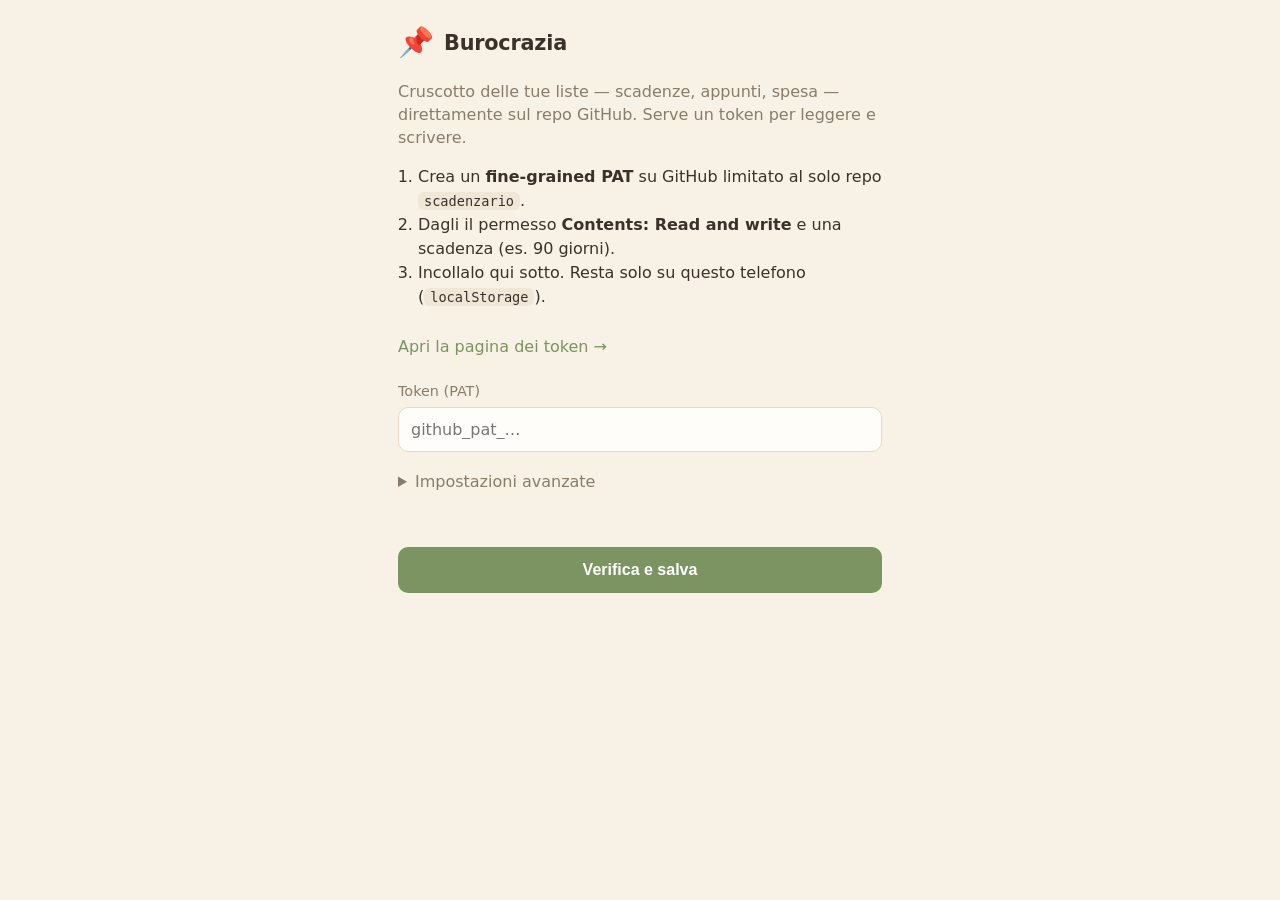
<file: index.html>
<!DOCTYPE html>
<html lang="it">
<head>
  <meta charset="utf-8">
  <meta name="viewport" content="width=device-width, initial-scale=1, viewport-fit=cover">
  <title>Burocrazia</title>

  <!-- PWA -->
  <!-- Manifest per profilo: l'app di Valentina si installa come "Calendario".
       Il profilo arriva dal link (?profilo=valentina) e resta nel telefono. -->
  <script>
    (function () {
      var p = null;
      try {
        var q = new URLSearchParams(location.search).get("profilo");
        if (q === "valentina" || q === "nicolo") localStorage.setItem("buro.profilo", q);
        p = localStorage.getItem("buro.profilo");
      } catch (e) { /* storage bloccato: profilo di default */ }
      var vale = p === "valentina";
      document.write('<link rel="manifest" href="' + (vale ? "manifest-vale.webmanifest" : "manifest.webmanifest") + '">');
      if (vale) document.title = "Calendario";
    })();
  </script>
  <link rel="icon" href="icons/icon.svg" type="image/svg+xml">
  <link rel="apple-touch-icon" href="icons/icon.svg">
  <meta name="apple-mobile-web-app-capable" content="yes">
  <meta name="apple-mobile-web-app-status-bar-style" content="black-translucent">
  <meta name="apple-mobile-web-app-title" content="Burocrazia">
  <meta name="mobile-web-app-capable" content="yes">
  <!-- theme-color per i due temi (lo decide prefers-color-scheme) -->
  <meta name="theme-color" content="#7C9461" media="(prefers-color-scheme: light)">
  <meta name="theme-color" content="#2B2420" media="(prefers-color-scheme: dark)">

  <link rel="stylesheet" href="css/styles.css">
</head>
<body>

  <!-- ================= ONBOARDING (primo avvio / nessun token) ================= -->
  <section id="onboarding" class="screen" hidden>
    <div class="onboarding-inner">
      <div class="brand"><span class="brand-glyph">📌</span><h1>Burocrazia</h1></div>
      <p class="muted">Cruscotto delle tue liste — scadenze, appunti, spesa — direttamente sul repo GitHub. Serve un token per leggere e scrivere.</p>

      <ol class="steps">
        <li>Crea un <b>fine-grained PAT</b> su GitHub limitato al solo repo <code id="onb-repo-label">scadenzario</code>.</li>
        <li>Dagli il permesso <b>Contents: Read and write</b> e una scadenza (es. 90 giorni).</li>
        <li>Incollalo qui sotto. Resta solo su questo telefono (<code>localStorage</code>).</li>
      </ol>
      <a id="onb-pat-link" class="btn-link" target="_blank" rel="noopener"
         href="https://github.com/settings/tokens?type=beta">Apri la pagina dei token →</a>

      <form id="onboarding-form" autocomplete="off">
        <label>Token (PAT)
          <input id="onb-token" type="password" inputmode="text" placeholder="github_pat_…" required>
        </label>
        <details class="advanced">
          <summary>Impostazioni avanzate</summary>
          <label>Owner
            <input id="onb-owner" type="text" placeholder="Trava91">
          </label>
          <label>Repo
            <input id="onb-repo" type="text" placeholder="scadenzario">
          </label>
          <label>Bot Telegram (username, senza @)
            <input id="onb-bot" type="text" placeholder="es. burocrazia_nico_bot">
          </label>
        </details>
        <div id="onb-feedback" class="feedback" role="status"></div>
        <button type="submit" id="onb-submit" class="btn-primary">Verifica e salva</button>
      </form>
    </div>
  </section>

  <!-- ================= APP ================= -->
  <main id="app" class="screen" hidden>
    <header class="app-header">
      <h1 id="header-title">Burocrazia</h1>
      <div class="header-right">
        <span id="sync-status" class="sync muted" aria-live="polite"></span>
        <button id="btn-settings" class="icon-btn" aria-label="Impostazioni">⚙️</button>
      </div>
    </header>

    <!-- Pannello Calendario (stile Shifter: turni, appuntamenti, scadenze) -->
    <section id="panel-calendario" class="panel cal-panel" data-tab="calendario">
      <div class="cal-bar">
        <label class="cal-persona">
          <span aria-hidden="true">👤</span>
          <select id="cal-persona" aria-label="Di chi è il calendario"></select>
        </label>
        <button id="cal-pennello" class="cal-btn" type="button" aria-label="Pennello dei turni" title="Pennello">✏️</button>
        <button id="cal-share" class="cal-btn" type="button" aria-label="Condividi il mese" title="Condividi il mese">📤</button>
      </div>
      <nav class="cal-subtabs" role="tablist">
        <button type="button" data-view="mese" class="active">MESE</button>
        <button type="button" data-view="anno">ANNO</button>
        <button type="button" data-view="riepilogo">RIEPILOGO</button>
      </nav>
      <div id="cal-brush" class="cal-brush" hidden></div>
      <div id="cal-body" class="cal-body"></div>
    </section>

    <!-- Pannello Scadenze -->
    <section id="panel-scadenze" class="panel" data-tab="scadenze" hidden>
      <div class="section-head">
        <h2>Scadenze</h2>
        <label class="toggle-all">
          <input type="checkbox" id="toggle-tutte"> tutte
        </label>
      </div>
      <ul id="list-scadenze" class="list"></ul>
    </section>

    <!-- Pannello Appunti -->
    <section id="panel-appunti" class="panel" data-tab="appunti" hidden>
      <div class="section-head"><h2>Appunti</h2></div>
      <ul id="list-appunti" class="list"></ul>
    </section>

    <!-- Pannello Spesa -->
    <section id="panel-spesa" class="panel" data-tab="spesa" hidden>
      <div class="section-head"><h2>Da comprare</h2></div>
      <ul id="list-spesa" class="list"></ul>
    </section>

    <!-- Pannello Conti (spese di coppia: lo Splitwise di casa) -->
    <section id="panel-conti" class="panel conti-panel" data-tab="conti" hidden>
      <div id="conti-notifiche"></div>
      <div id="conti-saldo"></div>
      <nav class="conti-subtabs" role="tablist">
        <button type="button" data-view="movimenti" class="active">MOVIMENTI</button>
        <button type="button" data-view="riepilogo">RIEPILOGO</button>
      </nav>
      <div id="conti-body"></div>
    </section>

    <!-- Pannello Invia (minimale: deep-link a Telegram). Spento con TAB_INVIA in ui.js -->

    <section id="panel-invia" class="panel" data-tab="invia" hidden>
      <div class="invia-inner">
        <p class="muted">Vocali e foto le elabora il PC via Telegram (trascrizione e visione). Da qui apri il bot e mandale come al solito.</p>
        <a id="btn-vocale" class="btn-big" href="#">🎤 Manda un vocale</a>
        <a id="btn-foto" class="btn-big" href="#">📷 Manda una foto</a>
        <p id="invia-nobot" class="muted small" hidden>Imposta lo username del bot nelle impostazioni per abilitare i collegamenti.</p>
      </div>
    </section>

    <!-- FAB: nuovo elemento nel tab corrente -->
    <button id="fab" class="fab" aria-label="Aggiungi">+</button>

    <!-- Tab bar -->
    <nav class="tabbar" role="tablist">
      <button class="tab active" data-tab="calendario" role="tab"><span>📅</span><small>Calendario</small></button>
      <button class="tab" data-tab="scadenze" role="tab"><span>📌</span><small>Scadenze</small></button>
      <button class="tab" data-tab="appunti" role="tab"><span>📝</span><small>Appunti</small></button>
      <button class="tab" data-tab="spesa" role="tab"><span>🛒</span><small>Spesa</small></button>
      <button class="tab" data-tab="conti" role="tab"><span>💶</span><small>Conti</small></button>
      <button class="tab" data-tab="invia" role="tab"><span>✉️</span><small>Invia</small></button>
    </nav>
  </main>

  <!-- ================= IMPOSTAZIONI (overlay) ================= -->
  <section id="settings" class="screen overlay" hidden>
    <header class="app-header">
      <button id="settings-back" class="icon-btn" aria-label="Indietro">←</button>
      <h1>Impostazioni</h1>
      <span></span>
    </header>
    <div class="settings-inner">
      <div class="kv"><span>Repo</span><b id="set-repo">—</b></div>
      <div class="kv"><span>Ultimo sync</span><b id="set-lastsync">—</b></div>
      <div class="kv"><span>Versione</span><b id="set-version">—</b></div>

      <label>Profilo dell'app
        <select id="set-profilo">
          <option value="nicolo">Nicolò (tutto)</option>
          <option value="valentina">Valentina (calendario e spesa)</option>
        </select>
      </label>
      <div id="set-invito-box">
        <button id="set-invito" class="btn-secondary">📲 Invita Valentina</button>
        <p class="form-hint">Manda a Valentina il link che installa la sua app (calendario e spesa). Contiene il tuo token: dopo che l'ha aperto, il messaggio va cancellato.</p>
      </div>

      <div id="set-bot-box">
        <label>Bot Telegram (username, senza @)
          <input id="set-bot" type="text" placeholder="es. burocrazia_nico_bot">
        </label>
        <button id="set-save-bot" class="btn-secondary">Salva bot</button>
      </div>

      <hr>
      <h2 class="set-title">Turni</h2>
      <div id="set-turni"></div>

      <hr>
      <button id="set-change-token" class="btn-secondary">Cambia token</button>
      <a id="set-revoke" class="btn-link" target="_blank" rel="noopener"
         href="https://github.com/settings/tokens?type=beta">Revoca il token su GitHub →</a>
      <button id="set-remove-token" class="btn-danger">Rimuovi token da questo telefono</button>
    </div>
  </section>

  <!-- ================= SHEET (form aggiungi / modifica) ================= -->
  <div id="sheet-backdrop" class="backdrop" hidden></div>
  <section id="sheet" class="sheet" hidden aria-modal="true" role="dialog">
    <header class="sheet-head">
      <h2 id="sheet-title">Nuovo</h2>
      <button id="sheet-close" class="icon-btn" aria-label="Chiudi">✕</button>
    </header>
    <form id="sheet-form" class="sheet-form"></form>
  </section>

  <!-- ================= TOAST ================= -->
  <div id="toast" class="toast" role="status" aria-live="polite" hidden></div>

  <!-- ================= SPINNER (primo load) ================= -->
  <div id="spinner" class="spinner-wrap" hidden><div class="spinner"></div></div>

  <script type="module" src="js/main.js"></script>
</body>
</html>
</file>
<file: css/styles.css>
/* styles.css — mobile-first, tema caldo crema/terracotta chiaro/scuro automatico (prefers-color-scheme). */

:root {
  --bg: #f7f1e6;
  --surface: #fffdf9;
  --surface-2: #f0e7d6;
  --text: #3a322a;
  --muted: #8a7c69;
  --border: #e6dac4;
  --primary: #7c9461;
  --primary-ink: #ffffff;
  --done: #587a44;
  --edit: #d9a23b;
  --danger: #c0524a;
  --shadow: 0 2px 10px rgba(58, 50, 42, .10);
  --radius: 14px;
  --safe-b: env(safe-area-inset-bottom, 0px);
}

@media (prefers-color-scheme: dark) {
  :root {
    --bg: #241f1a;
    --surface: #2f2820;
    --surface-2: #382f25;
    --text: #efe6d8;
    --muted: #b3a48d;
    --border: #463c30;
    --primary: #93ab78;
    --primary-ink: #2b2017;
    --shadow: 0 2px 12px rgba(0, 0, 0, .4);
  }
}

* { box-sizing: border-box; }

html, body {
  margin: 0;
  padding: 0;
  background: var(--bg);
  color: var(--text);
  font-family: "Segoe UI", system-ui, -apple-system, Roboto, sans-serif;
  font-size: 16px;
  line-height: 1.45;
  -webkit-tap-highlight-color: transparent;
  overscroll-behavior-y: none;
}

h1 { font-size: 1.3rem; font-weight: 700; margin: 0; letter-spacing: -.01em; }
h2 { font-size: 1rem; font-weight: 600; margin: 0; }
.muted { color: var(--muted); }
.small { font-size: .85rem; }

[hidden] { display: none !important; }

.screen { min-height: 100vh; }

/* ============ Header ============ */
.app-header {
  position: sticky;
  top: 0;
  z-index: 10;
  display: flex;
  align-items: center;
  justify-content: space-between;
  gap: 12px;
  padding: 14px 16px;
  padding-top: max(14px, env(safe-area-inset-top, 0px));
  background: var(--primary);
  color: var(--primary-ink);
}
.app-header h1 { color: var(--primary-ink); }
.header-right { display: flex; align-items: center; gap: 10px; }
.sync { color: rgba(255, 255, 255, .85); font-size: .8rem; }
.icon-btn {
  background: transparent;
  border: 0;
  color: inherit;
  font-size: 1.3rem;
  padding: 4px;
  cursor: pointer;
  line-height: 1;
}

/* ============ Panels / liste ============ */
.panel {
  padding: 8px 12px 96px;
}
.section-head {
  display: flex;
  align-items: center;
  justify-content: space-between;
  padding: 16px 6px 8px;
}
.section-head h2 { color: var(--muted); text-transform: uppercase; letter-spacing: .05em; font-size: .8rem; font-weight: 700; }
.toggle-all { font-size: .85rem; color: var(--muted); display: flex; align-items: center; gap: 6px; }
.add-inline {
  background: transparent; border: 0; color: var(--primary);
  font-size: .9rem; font-weight: 600; cursor: pointer; padding: 4px;
}

.list { list-style: none; margin: 0; padding: 0; display: flex; flex-direction: column; gap: 8px; }
.empty { color: var(--muted); text-align: center; padding: 20px; font-size: .9rem; }

/* ============ Swipe row ============ */
.row {
  position: relative;
  border-radius: var(--radius);
  overflow: hidden;
  background: var(--surface);
  box-shadow: var(--shadow);
  touch-action: pan-y;
  transition: max-height .25s ease, opacity .25s ease, margin .25s ease;
}
.row.removing { pointer-events: none; }
.row-actions {
  position: absolute;
  top: 0; bottom: 0;
  display: flex;
  align-items: stretch;
}
.row-actions-left { left: 0; }
.row-actions-right { right: 0; }
.act {
  border: 0;
  color: #fff;
  font-size: 1.3rem;
  width: 72px;
  display: flex;
  align-items: center;
  justify-content: center;
  cursor: pointer;
}
.act-done { background: var(--done); }
.act-edit { background: var(--edit); }
.act-del { background: var(--danger); }

.row-fg {
  position: relative;
  z-index: 1;
  background: var(--surface);
  display: flex;
  align-items: center;
  gap: 10px;
  padding: 14px 14px;
  min-height: 60px;
  will-change: transform;
  touch-action: pan-y;
}
.row-fg.dragging { transition: none; }
.row-fg.animate { transition: transform .2s ease; }

.prio { font-size: 1rem; flex: 0 0 auto; }
.row-text { flex: 1 1 auto; min-width: 0; }
.row-title { font-weight: 600; overflow: hidden; text-overflow: ellipsis; }
.row-title.expanded { white-space: normal; }
.row-title:not(.expanded) { white-space: nowrap; }
.row.spuntata .row-title { text-decoration: line-through; color: var(--muted); font-weight: 400; }
.row.spuntata .chk { display: grid; place-items: center; background: var(--primary); border-color: var(--primary); color: var(--primary-ink); }
.row.spuntata .chk::after { content: "✓"; font-size: .9rem; font-weight: 700; line-height: 1; }
.row-sub { color: var(--muted); font-size: .82rem; margin-top: 2px; }
.row-sub.urgent { color: var(--danger); font-weight: 600; }

/* data estesa: nascosta finché la riga scadenza non viene toccata */
.row-date { display: none; color: var(--muted); font-size: .82rem; margin-top: 4px; }
.row-text.expanded .row-title { white-space: normal; }
.row-text.expanded .row-date { display: block; }

.chk {
  flex: 0 0 auto;
  width: 26px; height: 26px;
  border: 2px solid var(--border);
  border-radius: 50%;
  background: var(--surface-2);
  cursor: pointer;
}

/* ============ FAB ============ */
.fab {
  position: fixed;
  right: 18px;
  bottom: calc(76px + var(--safe-b));
  z-index: 20;
  width: 56px; height: 56px;
  border-radius: 50%;
  border: 0;
  background: var(--primary);
  color: var(--primary-ink);
  font-size: 2rem;
  line-height: 1;
  box-shadow: 0 6px 16px rgba(124, 148, 97, .4);
  cursor: pointer;
}

/* ============ Tab bar ============ */
.tabbar {
  position: fixed;
  left: 0; right: 0; bottom: 0;
  z-index: 15;
  display: flex;
  background: var(--surface);
  border-top: 1px solid var(--border);
  padding-bottom: var(--safe-b);
}
.tab {
  flex: 1;
  background: transparent;
  border: 0;
  padding: 8px 0 10px;
  color: var(--muted);
  cursor: pointer;
  display: flex;
  flex-direction: column;
  align-items: center;
  gap: 2px;
}
.tab span { font-size: 1.3rem; line-height: 1; }
.tab small { font-size: .7rem; }
.tab.active { color: var(--primary); }

/* ============ Tab Invia ============ */
.invia-inner { padding: 24px 18px; display: flex; flex-direction: column; gap: 16px; }
.btn-big {
  display: block;
  text-align: center;
  text-decoration: none;
  padding: 18px;
  border-radius: var(--radius);
  background: var(--surface);
  color: var(--text);
  box-shadow: var(--shadow);
  font-size: 1.1rem;
  font-weight: 600;
}

/* ============ Onboarding / settings ============ */
.onboarding-inner, .settings-inner { padding: 22px 18px 40px; max-width: 520px; margin: 0 auto; }
.brand { display: flex; align-items: center; gap: 10px; margin-bottom: 8px; }
.brand-glyph { font-size: 1.8rem; }
.steps { padding-left: 20px; color: var(--text); line-height: 1.5; }
.steps code, code { background: var(--surface-2); padding: 1px 6px; border-radius: 6px; font-size: .85em; }
.advanced { margin: 12px 0; }
.advanced summary { color: var(--muted); cursor: pointer; padding: 6px 0; }

label { display: block; margin: 12px 0; font-size: .9rem; color: var(--muted); }
input[type="text"], input[type="password"], input[type="date"], input[type="time"], input[type="number"], select, textarea {
  width: 100%;
  margin-top: 6px;
  padding: 12px;
  border: 1px solid var(--border);
  border-radius: 10px;
  background: var(--surface);
  color: var(--text);
  font-size: 1rem;
  font-family: inherit;
}
textarea { resize: vertical; min-height: 84px; }

.btn-primary, .btn-secondary, .btn-danger {
  width: 100%;
  padding: 14px;
  border: 0;
  border-radius: 10px;
  font-size: 1rem;
  font-weight: 600;
  cursor: pointer;
  margin-top: 10px;
}
.btn-primary { background: var(--primary); color: var(--primary-ink); }
.btn-secondary { background: var(--surface-2); color: var(--text); border: 1px solid var(--border); }
.btn-danger { background: transparent; color: var(--danger); border: 1px solid var(--danger); }
.btn-link { display: inline-block; color: var(--primary); text-decoration: none; margin: 10px 0; }
.feedback { font-size: .9rem; margin: 8px 0; min-height: 1.2em; }
.feedback.ok { color: var(--done); }
.feedback.err { color: var(--danger); }

.overlay { position: fixed; inset: 0; z-index: 30; background: var(--bg); overflow-y: auto; }
.kv { display: flex; justify-content: space-between; padding: 12px 4px; border-bottom: 1px solid var(--border); }
.settings-inner hr { border: 0; border-top: 1px solid var(--border); margin: 20px 0; }

/* ============ Sheet (form) ============ */
.backdrop { position: fixed; inset: 0; z-index: 40; background: rgba(58, 50, 42, .45); }
.sheet {
  position: fixed;
  left: 0; right: 0; bottom: 0;
  z-index: 41;
  background: var(--surface);
  border-radius: 18px 18px 0 0;
  padding: 8px 18px calc(24px + var(--safe-b));
  max-height: 88vh;
  overflow-y: auto;
  box-shadow: 0 -4px 24px rgba(0, 0, 0, .25);
  animation: sheet-up .22s ease;
}
@keyframes sheet-up { from { transform: translateY(100%); } to { transform: translateY(0); } }
.sheet-head { display: flex; align-items: center; justify-content: space-between; padding: 8px 0 4px; }
.sheet-head .icon-btn { color: var(--muted); }
.sheet-form .row-2 { display: flex; gap: 10px; }
.sheet-form .row-2 > * { flex: 1; }
.form-hint { color: var(--muted); font-size: .82rem; line-height: 1.4; margin: 10px 2px 0; }

/* Ora avviso: select ore + toggle :00/:30 */
.field { margin: 12px 0; }
.field-cap { display: block; font-size: .9rem; color: var(--muted); }
.ora-pick { display: flex; gap: 8px; margin-top: 6px; }
.ora-pick select { flex: 1 1 0; min-width: 0; margin-top: 0; }
.seg { display: flex; flex: 0 0 auto; border: 1px solid var(--border); border-radius: 10px; overflow: hidden; }
.seg input { position: absolute; opacity: 0; pointer-events: none; }
.seg label {
  margin: 0;
  display: flex;
  align-items: center;
  padding: 0 14px;
  cursor: pointer;
  color: var(--muted);
  background: var(--surface);
  font-size: 1rem;
  user-select: none;
  border-left: 1px solid var(--border);
}
.seg label:first-of-type { border-left: 0; }
.seg input:checked + label { background: var(--primary); color: var(--primary-ink); }

/* ============ Toast ============ */
.toast {
  position: fixed;
  left: 50%;
  bottom: calc(92px + var(--safe-b));
  transform: translateX(-50%);
  z-index: 60;
  background: var(--text);
  color: var(--surface);
  padding: 12px 18px;
  border-radius: 999px;
  font-size: .9rem;
  box-shadow: 0 6px 20px rgba(0, 0, 0, .3);
  max-width: 90vw;
  text-align: center;
  display: flex;
  align-items: center;
  gap: 14px;
}
.toast.err { background: var(--danger); }
.toast.ok { background: var(--done); }
.toast-action {
  border: 0;
  background: transparent;
  color: inherit;
  font-weight: 700;
  text-decoration: underline;
  font-size: .9rem;
  padding: 0;
  cursor: pointer;
  flex: 0 0 auto;
}

/* ============ Spinner ============ */
.spinner-wrap { position: fixed; inset: 0; z-index: 50; display: flex; align-items: center; justify-content: center; background: var(--bg); }
.spinner {
  width: 40px; height: 40px;
  border: 4px solid var(--border);
  border-top-color: var(--primary);
  border-radius: 50%;
  animation: spin 0.8s linear infinite;
}
@keyframes spin { to { transform: rotate(360deg); } }

/* ============ Calendario (stile Shifter) ============ */
:root {
  --cal-outline: #1d1d1d;
  --cal-gap: #ffffff;
  --cal-ink: #2b2b2b;
  --cal-red: #d32f2f;
}
@media (prefers-color-scheme: dark) {
  :root { --cal-outline: #f2ece2; --cal-gap: #241f1a; }
}

.cal-panel { padding: 4px 0 96px; }
.cal-bar { display: flex; align-items: center; gap: 8px; padding: 2px 6px 6px; }
.cal-persona {
  flex: 1; display: flex; align-items: center; gap: 8px; margin: 0;
  background: var(--surface); border: 1px solid var(--border); border-radius: 10px;
  padding: 0 10px; color: var(--text); font-size: 1rem;
}
.cal-persona select { margin: 0; border: 0; padding: 8px 0; background: transparent; font-weight: 700; }
.cal-btn {
  flex: 0 0 auto; width: 40px; height: 40px; border-radius: 10px; cursor: pointer;
  border: 1px solid var(--border); background: var(--surface); font-size: 1.2rem;
}
.cal-btn.on { background: var(--primary); border-color: var(--primary); }

.cal-subtabs, .conti-subtabs { display: flex; border-bottom: 1px solid var(--border); margin: 0 6px 2px; }
.cal-subtabs button, .conti-subtabs button {
  flex: 1; background: transparent; border: 0; cursor: pointer;
  padding: 8px 0 6px; font-weight: 700; font-size: .95rem; letter-spacing: .03em;
  color: var(--muted); border-bottom: 3px solid transparent;
}
.cal-subtabs button.active, .conti-subtabs button.active { color: var(--text); border-bottom-color: var(--primary); }

.cal-head { display: flex; align-items: center; justify-content: space-between; padding: 0 2px 2px; }
.cal-head h2 { font-size: 1.35rem; font-weight: 800; letter-spacing: .01em; color: var(--text); cursor: pointer; }
.cal-arrow {
  background: transparent; border: 0; cursor: pointer; color: var(--text);
  font-size: 2.2rem; line-height: 1; padding: 0 14px; font-weight: 300;
}
.cal-dow { display: grid; grid-template-columns: repeat(7, 1fr); text-align: center; }
.cal-dow span { font-weight: 700; font-size: .85rem; color: var(--muted); padding-bottom: 4px; }

.cal-grid {
  display: grid; grid-template-columns: repeat(7, minmax(0, 1fr));
  grid-auto-rows: max(84px, calc((100dvh - 262px) / 6));
  gap: 2px; background: var(--cal-gap); touch-action: pan-y;
}
.cc {
  position: relative; border: 0; padding: 0; margin: 0; cursor: pointer;
  font: inherit; color: var(--cal-ink); background: transparent; min-width: 0; overflow: visible;
}
.cc-bands { position: absolute; inset: 0; display: flex; flex-direction: column; overflow: hidden; }
.cc-band { flex: 1 1 0; display: flex; align-items: center; justify-content: center; min-height: 0; }
.cc-band-v { flex: 0 0 34%; display: flex; border-top: 1px dashed rgba(0, 0, 0, .25); }
.cc-band-v > span { flex: 1; display: flex; align-items: center; justify-content: center; }
.cc-bname {
  font-size: .9rem; line-height: 1.1; text-align: center; padding: 0 2px;
  overflow-wrap: anywhere; hyphens: auto;
}
.insieme .cc-bname { font-size: .78rem; }
.cc-num {
  position: absolute; top: 2px; right: 4px; z-index: 2;
  font-size: 1.05rem; font-weight: 600; line-height: 1.35; min-width: 1.35em; text-align: center;
}
.cc.fest .cc-num { color: var(--cal-red); }
.cc.today .cc-num {
  color: var(--cal-red); font-weight: 800; background: #ffe3e3; border-radius: 50%;
  box-shadow: 0 0 0 2px #ffe3e3;
}
.cc-ico { position: absolute; top: 3px; left: 3px; z-index: 2; font-size: .8rem; line-height: 1.4; letter-spacing: -1px; }
.cc-txt {
  position: absolute; left: 2px; right: 2px; top: 25px; bottom: 2px; z-index: 2;
  font-size: .82rem; line-height: 1.15; text-align: center; overflow: hidden;
  overflow-wrap: anywhere; display: -webkit-box; -webkit-line-clamp: 4; -webkit-box-orient: vertical;
}
.cc.out { opacity: .38; }
.cc.start { outline: 3px dashed var(--primary); outline-offset: -3px; z-index: 3; }
/* bordo spesso attorno ai giorni del mese, come Shifter */
.cc.in::after {
  content: ""; position: absolute; inset: -1px; pointer-events: none; z-index: 4;
  border: 0 solid var(--cal-outline);
}
.cc.bt::after { border-top-width: 3px; }
.cc.bb::after { border-bottom-width: 3px; }
.cc.bl::after { border-left-width: 3px; }
.cc.br::after { border-right-width: 3px; }

.cal-legend { display: flex; flex-wrap: wrap; gap: 6px 12px; padding: 12px 8px 4px; font-size: .78rem; color: var(--text); }
.cal-legend span { display: inline-flex; align-items: center; gap: 5px; }
.cal-legend i, .dot { display: inline-block; width: 13px; height: 13px; border-radius: 3px; border: 1px solid rgba(0, 0, 0, .15); }
.dot { margin-right: 8px; vertical-align: -2px; }

/* vista Insieme a righe: un giorno per riga, turni affiancati, impegni per intero */
.rg-cols, .rg { display: grid; grid-template-columns: 40px 60px 60px minmax(0, 1fr); }
.rg-cols { font-size: .72rem; font-weight: 700; color: var(--muted); text-align: center; padding: 0 0 3px; }
.rg-cols span:last-child { text-align: left; padding-left: 8px; }
.rg { min-height: 38px; border-top: 1px solid var(--border); background: var(--surface); cursor: pointer; color: var(--text); }
.rg.lun { border-top: 3px solid var(--cal-outline); }
.rg.start { outline: 3px dashed var(--primary); outline-offset: -3px; }
.rg-d { text-align: center; line-height: 1.05; padding-top: 5px; }
.rg-d b { display: block; font-size: 1.05rem; }
.rg-d small { font-size: .62rem; font-weight: 700; color: var(--muted); }
.rg.fest .rg-d b { color: var(--cal-red); }
.rg.today .rg-d b {
  color: var(--cal-red); font-weight: 800; background: #ffe3e3; border-radius: 50%;
  width: 1.75em; height: 1.75em; line-height: 1.75em; margin: -2px auto 1px;
}
.rg-t { display: flex; flex-direction: column; border-left: 2px solid var(--surface); }
.rg-t > span {
  flex: 1; display: flex; align-items: center; justify-content: center; text-align: center;
  font-size: .8rem; line-height: 1.05; padding: 0 2px; overflow-wrap: anywhere; hyphens: auto;
}
.rg-imp { padding: 4px 6px 5px 8px; font-size: .86rem; line-height: 1.25; min-width: 0; }
.rg-it { display: block; }
.rg-imp > * + * { margin-top: 3px; }
.rg-it small { color: var(--muted); }
.rg-ora { font-size: .78rem; margin-right: 4px; }
.rg-fest { display: block; color: var(--cal-red); font-size: .78rem; font-weight: 600; }
.rg-note {
  display: block; font-size: .78rem; color: var(--muted); white-space: pre-line;
  overflow: hidden; display: -webkit-box; -webkit-line-clamp: 2; -webkit-box-orient: vertical;
}
div.day-item { cursor: default; }

/* vista anno */
.year-grid { display: grid; grid-template-columns: repeat(3, 1fr); gap: 10px 8px; padding: 4px 6px; }
.ym { background: var(--surface); border: 1px solid var(--border); border-radius: 10px; padding: 6px 5px; cursor: pointer; color: var(--text); font: inherit; }
.ym.now { border: 2px solid var(--primary); }
.ym-name { display: block; font-size: .72rem; font-weight: 800; margin-bottom: 4px; letter-spacing: .02em; }
.ym-grid { display: grid; grid-template-columns: repeat(7, 1fr); gap: 1px; }
.ym-grid i { font-style: normal; font-size: .5rem; line-height: 1.6; text-align: center; color: #333; border-radius: 2px; }
.ym-grid i.ym-out { background: transparent; }
.ym-grid i.ym-fest { color: var(--cal-red); font-weight: 700; }
.ym-grid i.ym-today { outline: 1.5px solid var(--cal-red); }

/* riepilogo */
.riep-chi { margin: 0 8px 8px; font-weight: 700; color: var(--muted); }
.riep-card { background: var(--surface); border-radius: var(--radius); box-shadow: var(--shadow); padding: 12px 14px; margin: 0 6px 12px; }
.riep-card h3 { margin: 0 0 8px; font-size: .8rem; text-transform: uppercase; letter-spacing: .05em; color: var(--muted); }
.riep { width: 100%; border-collapse: collapse; font-size: .92rem; }
.riep td, .riep th { padding: 6px 2px; border-bottom: 1px solid var(--border); text-align: left; }
.riep td:not(:first-child), .riep th:not(:first-child) { text-align: right; white-space: nowrap; }
.riep th { font-size: .75rem; color: var(--muted); font-weight: 600; }
.riep tr.tot td { font-weight: 700; border-bottom: 0; }
.riep tr.neg td { color: var(--danger); }
.riep tr.zero td { color: var(--muted); }
.riep code { font-size: .78rem; }
.riep-note { color: var(--muted); font-size: .8rem; margin: 8px 0 0; line-height: 1.4; }
.riep-imp { list-style: none; margin: 0; padding: 0; }
.riep-imp li { padding: 7px 2px; border-bottom: 1px solid var(--border); cursor: pointer; font-size: .92rem; }
.riep-imp li b { display: inline-block; min-width: 1.8em; }

/* pennello */
.cal-brush { background: var(--surface); border-radius: var(--radius); box-shadow: var(--shadow); padding: 10px 12px; margin: 0 6px 8px; }
.brush-top { display: flex; justify-content: space-between; align-items: center; }
.brush-per { margin: 0; display: flex; align-items: center; gap: 6px; color: var(--text); }
.brush-hint { font-size: .8rem; color: var(--muted); margin: 6px 0 0; }
.brush-act { display: flex; gap: 8px; }
.brush-act button { margin-top: 8px; padding: 10px; }
.chips { display: flex; flex-wrap: wrap; gap: 6px; margin-top: 8px; }
.chip {
  border: 2px solid transparent; border-radius: 999px; padding: 6px 12px; cursor: pointer;
  font: inherit; font-size: .88rem; font-weight: 600;
}
.chip.on { border-color: var(--cal-outline); box-shadow: 0 0 0 1px var(--cal-outline); }
.chip-ciclo { background: var(--surface-2); color: var(--text); }

/* dettaglio del giorno */
.sheet.no-anim { animation: none; }
.day-fest { color: var(--cal-red); font-weight: 700; margin: 4px 0; }
.day-sec { border-top: 1px solid var(--border); padding: 10px 0 6px; }
.day-sec h3 { margin: 0; font-size: .8rem; text-transform: uppercase; letter-spacing: .05em; color: var(--muted); }
.day-sec h3 small { text-transform: none; letter-spacing: 0; font-weight: 400; }
.day-check { display: flex; align-items: center; gap: 6px; font-size: .8rem; margin: 8px 0 4px; }
.voce { display: flex; justify-content: space-between; align-items: center; margin: 6px 0; color: var(--text); font-size: .92rem; }
.voce span { display: flex; align-items: center; gap: 6px; color: var(--muted); }
.voce input { width: 76px; margin: 0; padding: 6px 8px; }
.day-item {
  display: flex; gap: 10px; width: 100%; text-align: left; cursor: pointer; font: inherit;
  background: var(--surface-2); border: 0; border-radius: 10px; padding: 10px 12px; margin-top: 6px; color: var(--text);
}
.day-time { flex: 0 0 auto; font-weight: 700; font-size: .85rem; min-width: 3.4em; }
.day-what { flex: 1; font-size: .92rem; }
.warn { color: var(--danger); font-weight: 600; }
.form-hint.warn { color: var(--danger); }
.day-actions { display: flex; gap: 8px; }
.day-actions button { padding: 12px 8px; }

/* impostazioni turni */
.set-title { margin: 0 0 6px; }
.set-ciclo { border: 1px solid var(--border); border-radius: var(--radius); padding: 4px 12px 12px; margin-bottom: 12px; }
.set-ciclo h3 { margin: 10px 0 0; font-size: 1rem; }
.orari { display: flex; align-items: center; gap: 8px; margin: 6px 0; }
.orari-nome { flex: 0 0 34%; color: var(--text); font-size: .9rem; }
.orari input { margin: 0; padding: 8px; }

/* ============ Conti (spese di coppia) ============ */
:root {
  --conti-bar: #6b8d3e;   /* salvia più satura: passa i controlli del validatore */
  --conti-pos: #4f7038;   /* l'altro ti deve */
  --conti-neg: #b4532a;   /* devi tu */
}
@media (prefers-color-scheme: dark) {
  :root { --conti-bar: #77994e; --conti-pos: #a9c98f; --conti-neg: #eba070; }
}
.conti-panel { padding: 8px 12px 96px; }
.saldo-card {
  display: flex; align-items: center; justify-content: space-between; gap: 12px;
  background: var(--surface); border-radius: var(--radius); box-shadow: var(--shadow);
  padding: 14px 16px; margin: 4px 0 12px;
}
.saldo-lbl { color: var(--muted); font-size: .9rem; font-weight: 600; }
.saldo-val { font-size: 3rem; font-weight: 700; line-height: 1.1; color: var(--text); }
.saldo-card.pos .saldo-val { color: var(--conti-pos); }
.saldo-card.neg .saldo-val { color: var(--conti-neg); }
.saldo-card.pari .saldo-val { font-size: 1.6rem; }
.btn-salda {
  flex: 0 0 auto; border: 0; border-radius: 999px; padding: 10px 18px; cursor: pointer;
  background: var(--primary); color: var(--primary-ink); font: inherit; font-weight: 700;
}
.conti-head { margin-top: 8px; }
.conti-head h2::first-letter { text-transform: uppercase; }
.conti-filtro { display: flex; margin: 0 2px 10px; }
.conti-filtro button {
  border: 1px solid var(--border); background: var(--surface-2); color: var(--text);
  border-radius: 999px; padding: 6px 12px; font: inherit; font-size: .88rem; cursor: pointer;
}
.conti-day {
  color: var(--muted); font-size: .78rem; font-weight: 700; text-transform: uppercase;
  letter-spacing: .05em; margin: 8px 6px -2px;
}
.conti-day:first-child { margin-top: 0; }
.conti-cat { font-size: 1.35rem; flex: 0 0 auto; width: 1.6em; text-align: center; }
.conti-amt { flex: 0 0 auto; text-align: right; }
.conti-tot { font-weight: 700; white-space: nowrap; }
.conti-eff { font-size: .82rem; font-weight: 600; margin-top: 2px; white-space: nowrap; font-variant-numeric: tabular-nums; }
.conti-eff.pos { color: var(--conti-pos); }
.conti-eff.neg { color: var(--conti-neg); }
.conti-eff.zero { color: var(--muted); }
.saldo-note { color: var(--muted); font-size: .85rem; margin-top: 4px; }
.conti-conferma { font-size: 1.15rem; margin: 4px 0 8px; }
.in-importo { font-size: 1.6rem !important; font-weight: 700; }
.seg-full { display: flex; margin-top: 6px; }
.seg-full label { flex: 1; justify-content: center; padding: 11px 6px; text-align: center; }
.seg-3 label { font-size: .9rem; line-height: 1.2; padding: 9px 4px; }
.conti-guess { margin: -4px 2px 0; color: var(--text); }

/* riepilogo: riquadri e barre per categoria (una tinta, la più grande in alto) */
.kpi-row { display: flex; gap: 10px; margin: 0 0 12px; }
.kpi { flex: 1; background: var(--surface); border-radius: var(--radius); box-shadow: var(--shadow); padding: 12px 14px; }
.kpi-lbl { color: var(--muted); font-size: .82rem; font-weight: 600; }
.kpi-val { font-size: 1.45rem; font-weight: 700; margin-top: 2px; white-space: nowrap; }
.kpi-sub { color: var(--muted); font-size: .8rem; margin-top: 2px; }
.conti-panel .riep-card { margin: 0 0 12px; }
.cbar-list { list-style: none; margin: 0; padding: 0; }
.cbar {
  display: block; width: 100%; text-align: left; background: transparent; border: 0; cursor: pointer;
  font: inherit; color: var(--text); padding: 8px 0; border-bottom: 1px solid var(--border);
}
.cbar-list li:last-child .cbar { border-bottom: 0; }
.cbar-top { display: flex; justify-content: space-between; gap: 8px; font-size: .95rem; }
.cbar-nome { font-weight: 600; }
.cbar-val { font-weight: 700; white-space: nowrap; font-variant-numeric: tabular-nums; }
.cbar-track { display: block; height: 10px; margin: 6px 0 4px; }
.cbar-fill { display: block; height: 100%; background: var(--conti-bar); border-radius: 0 4px 4px 0; min-width: 2px; }
.cbar.senza .cbar-fill { background: var(--muted); }
.cbar-sub { display: block; color: var(--muted); font-size: .8rem; }
.cbar:active .cbar-fill, .cbar:focus-visible .cbar-fill { filter: brightness(1.12); }
</file>
